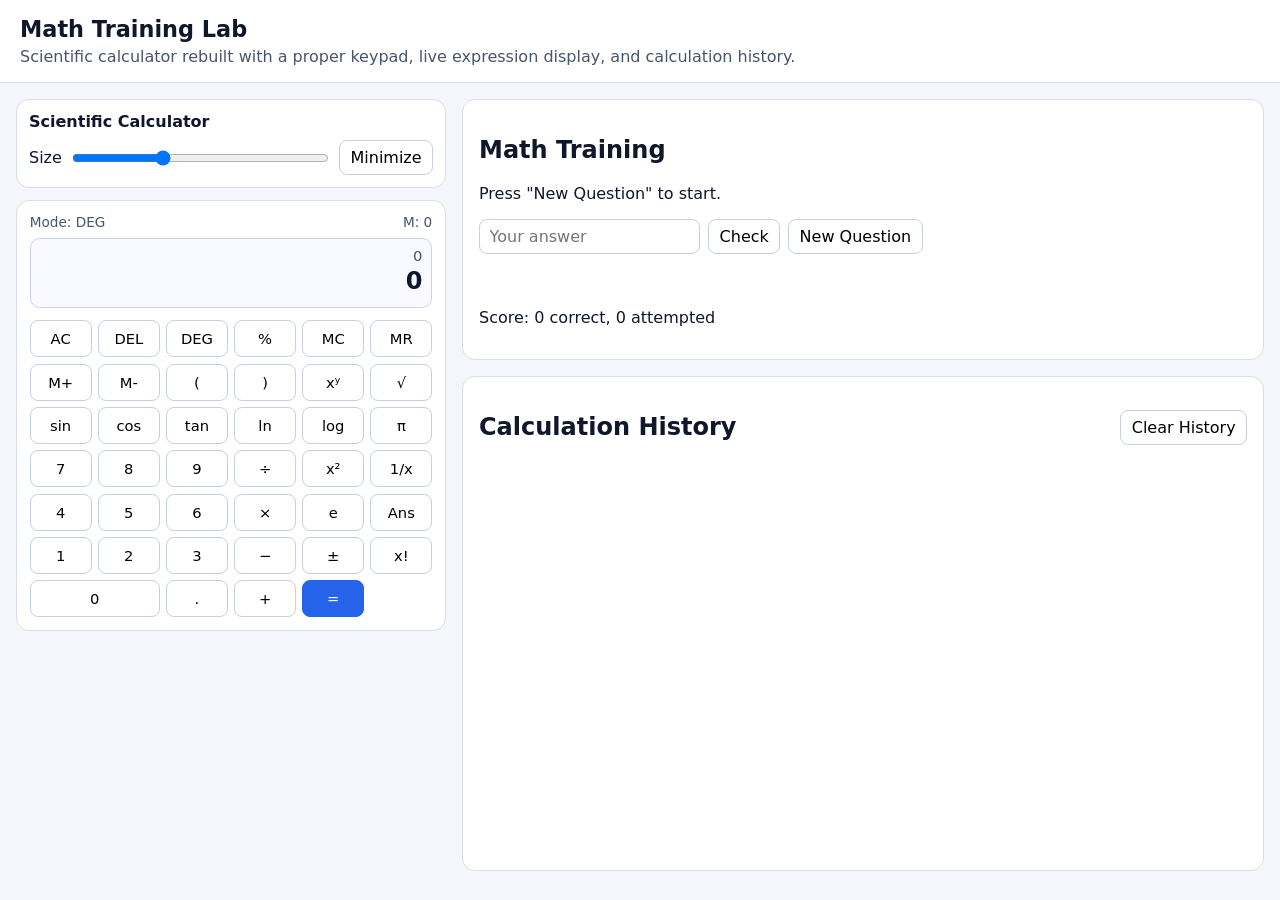
<file: index.html>
<!doctype html>
<html lang="en">
  <head>
    <meta charset="UTF-8" />
    <meta name="viewport" content="width=device-width, initial-scale=1.0" />
    <title>Math Training Lab</title>
    <link rel="stylesheet" href="styles.css" />
  </head>
  <body>
    <header class="app-header">
      <h1>Math Training Lab</h1>
      <p>Scientific calculator rebuilt with a proper keypad, live expression display, and calculation history.</p>
    </header>

    <main class="app-layout">
      <section class="calculator-panel" id="calculator-panel" aria-label="Scientific calculator">
        <div class="panel-header">
          <h2>Scientific Calculator</h2>
          <div class="panel-actions">
            <label for="panel-size">Size</label>
            <input id="panel-size" type="range" min="320" max="640" value="430" />
            <button id="minimize-button" type="button" aria-expanded="true">Minimize</button>
          </div>
        </div>

        <div class="calculator-shell">
          <div class="status-row">
            <span id="mode-indicator">Mode: DEG</span>
            <span id="memory-indicator">M: 0</span>
          </div>

          <div class="display-wrap">
            <div id="expression-display" class="expression-display" aria-live="polite">0</div>
            <div id="result-display" class="result-display" aria-live="polite">0</div>
          </div>

          <div class="keypad" id="keypad" aria-label="Calculator keypad">
            <button data-action="all-clear">AC</button>
            <button data-action="delete">DEL</button>
            <button data-action="mode">DEG</button>
            <button data-action="percent">%</button>
            <button data-action="memory-clear">MC</button>
            <button data-action="memory-recall">MR</button>

            <button data-action="memory-add">M+</button>
            <button data-action="memory-subtract">M-</button>
            <button data-token="(">(</button>
            <button data-token=")">)</button>
            <button data-token="^">xʸ</button>
            <button data-action="sqrt">√</button>

            <button data-action="sin">sin</button>
            <button data-action="cos">cos</button>
            <button data-action="tan">tan</button>
            <button data-action="ln">ln</button>
            <button data-action="log">log</button>
            <button data-token="pi">π</button>

            <button data-token="7">7</button>
            <button data-token="8">8</button>
            <button data-token="9">9</button>
            <button data-token="/">÷</button>
            <button data-action="square">x²</button>
            <button data-action="inverse">1/x</button>

            <button data-token="4">4</button>
            <button data-token="5">5</button>
            <button data-token="6">6</button>
            <button data-token="*">×</button>
            <button data-token="e">e</button>
            <button data-action="ans">Ans</button>

            <button data-token="1">1</button>
            <button data-token="2">2</button>
            <button data-token="3">3</button>
            <button data-token="-">−</button>
            <button data-action="sign">±</button>
            <button data-action="factorial">x!</button>

            <button data-token="0" class="span-two">0</button>
            <button data-token=".">.</button>
            <button data-token="+">+</button>
            <button class="equals" data-action="evaluate">=</button>
          </div>
        </div>
      </section>

      <section class="workspace" aria-label="Math training workspace">
        <article class="card trainer-card">
          <h2>Math Training</h2>
          <p id="question-text">Press "New Question" to start.</p>
          <div class="trainer-controls">
            <input id="answer-input" type="number" step="any" placeholder="Your answer" />
            <button id="check-answer" type="button">Check</button>
            <button id="new-question" type="button">New Question</button>
          </div>
          <p id="feedback-text" aria-live="polite"></p>
          <p id="score-text">Score: 0 correct, 0 attempted</p>
        </article>

        <article class="card history-card">
          <div class="history-header">
            <h2>Calculation History</h2>
            <button id="clear-history" type="button">Clear History</button>
          </div>
          <ul id="history-list" aria-live="polite"></ul>
        </article>
      </section>
    </main>

    <script src="script.js"></script>
  </body>
</html>
</file>
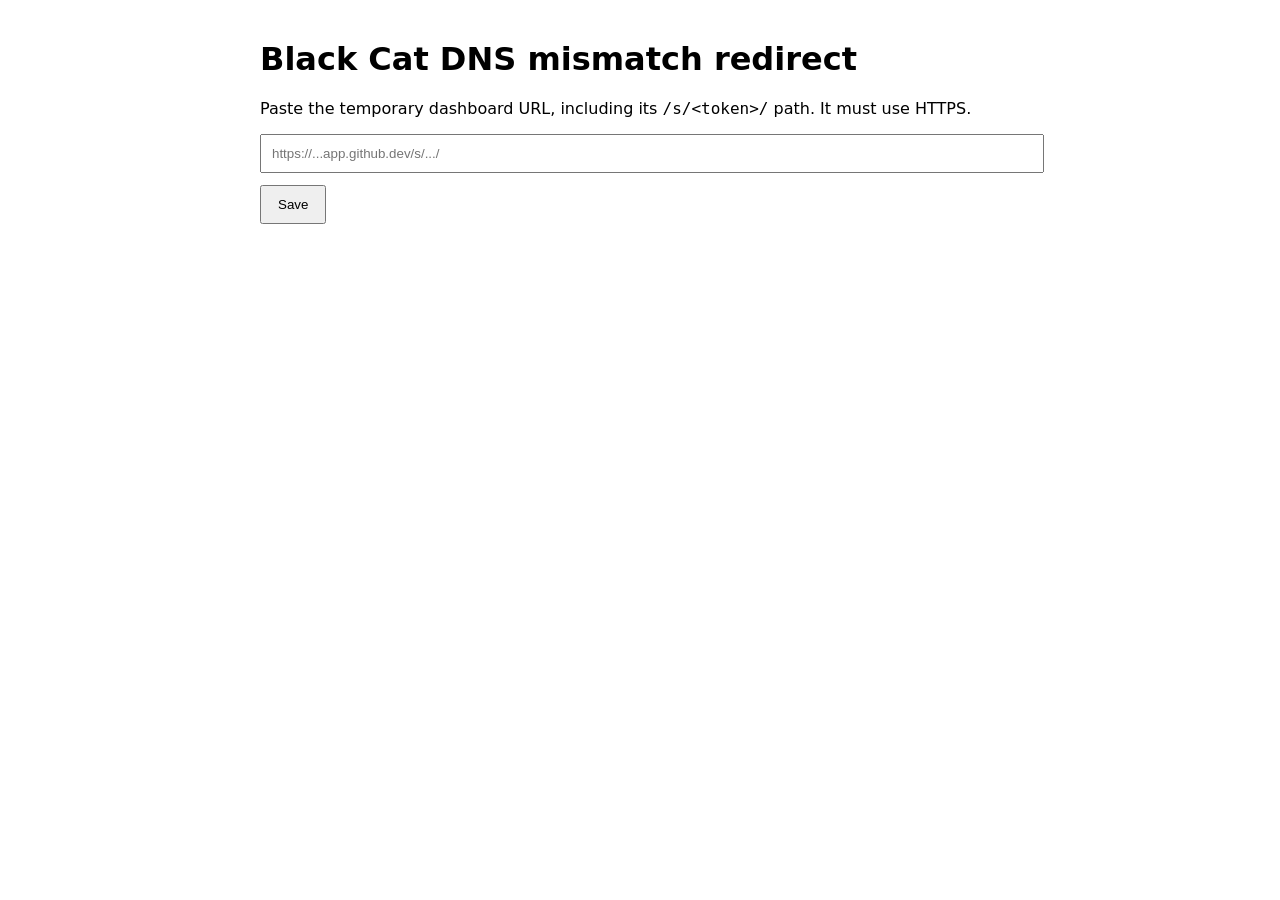
<file: working/dns/firefox/options.html>
<!doctype html><html><head><meta charset="utf-8"><title>Black Cat DNS helper</title><style>body{font:16px system-ui;max-width:760px;margin:40px auto;padding:0 20px}input{width:100%;padding:10px}button{margin-top:12px;padding:10px 16px}code{word-break:break-all}</style></head><body>
<h1>Black Cat DNS mismatch redirect</h1>
<p>Paste the temporary dashboard URL, including its <code>/s/&lt;token&gt;/</code> path. It must use HTTPS.</p>
<input id="base" placeholder="https://...app.github.dev/s/.../">
<button id="save">Save</button><p id="status"></p>
<script src="options.js"></script></body></html>
</file>
<file: styles.css>
:root {
  font-family: Inter, system-ui, -apple-system, Segoe UI, Roboto, sans-serif;
  color-scheme: light;
}

* { box-sizing: border-box; }

body {
  margin: 0;
  min-height: 100vh;
  background: #f4f6fb;
  color: #0f172a;
}

.app-header {
  background: #fff;
  border-bottom: 1px solid #d7ddea;
  padding: 1rem 1.25rem;
}

.app-header h1 { margin: 0; font-size: 1.4rem; }
.app-header p { margin: 0.3rem 0 0; color: #475569; }

.app-layout {
  display: flex;
  gap: 1rem;
  padding: 1rem;
  min-height: calc(100vh - 96px);
}

.calculator-panel {
  width: 430px;
  min-width: 320px;
  max-width: 640px;
}

.calculator-panel.minimized { width: 190px; }

.panel-header,
.calculator-shell,
.card {
  background: #fff;
  border: 1px solid #d7ddea;
  border-radius: 0.8rem;
}

.panel-header { padding: 0.75rem; margin-bottom: 0.75rem; }
.panel-header h2 { margin: 0; font-size: 1rem; }

.panel-actions {
  margin-top: 0.6rem;
  display: flex;
  align-items: center;
  gap: 0.5rem;
}

.panel-actions input[type='range'] { flex: 1; }

button, input { font: inherit; }

button {
  border: 1px solid #c6d0e3;
  background: #fff;
  border-radius: 0.5rem;
  padding: 0.42rem 0.65rem;
  cursor: pointer;
}

button:hover { background: #eef3ff; }

.calculator-shell { padding: 0.8rem; }
.calculator-panel.minimized .calculator-shell { display: none; }

.status-row {
  display: flex;
  justify-content: space-between;
  color: #475569;
  font-size: 0.85rem;
  margin-bottom: 0.5rem;
}

.display-wrap {
  border: 1px solid #c9d3e8;
  background: #f8faff;
  border-radius: 0.6rem;
  padding: 0.55rem;
  margin-bottom: 0.75rem;
}

.expression-display {
  min-height: 1.2rem;
  font-size: 0.92rem;
  color: #475569;
  text-align: right;
  word-break: break-all;
}

.result-display {
  min-height: 2rem;
  text-align: right;
  font-size: 1.5rem;
  font-weight: 650;
  color: #0f172a;
  word-break: break-all;
}

.keypad {
  display: grid;
  grid-template-columns: repeat(6, 1fr);
  gap: 0.4rem;
}

.keypad button {
  padding: 0.56rem 0.2rem;
  font-size: 0.92rem;
}

.keypad .span-two { grid-column: span 2; }
.equals { background: #2563eb; color: #fff; border-color: #2563eb; }

.workspace {
  flex: 1;
  display: grid;
  gap: 1rem;
  grid-template-rows: auto 1fr;
}

.card { padding: 1rem; }

.trainer-controls {
  display: flex;
  flex-wrap: wrap;
  gap: 0.5rem;
}

#answer-input {
  border: 1px solid #c6d0e3;
  border-radius: 0.5rem;
  padding: 0.45rem 0.6rem;
  min-width: 180px;
}

#feedback-text { min-height: 1.4rem; font-weight: 600; }

.history-header {
  display: flex;
  justify-content: space-between;
  align-items: center;
  gap: 0.5rem;
}

#history-list {
  list-style: none;
  margin: 0.75rem 0 0;
  padding: 0;
  max-height: 480px;
  overflow-y: auto;
  display: grid;
  gap: 0.45rem;
}

#history-list li {
  border: 1px solid #dee5f3;
  border-radius: 0.55rem;
  background: #f8faff;
  padding: 0.45rem 0.6rem;
  font-family: ui-monospace, SFMono-Regular, Menlo, Monaco, Consolas, monospace;
  font-size: 0.86rem;
}

.history-meta { color: #64748b; margin-bottom: 0.18rem; }

@media (max-width: 1120px) {
  .app-layout { flex-direction: column; }
  .calculator-panel,
  .calculator-panel.minimized {
    width: 100%;
    max-width: none;
  }
}
</file>
